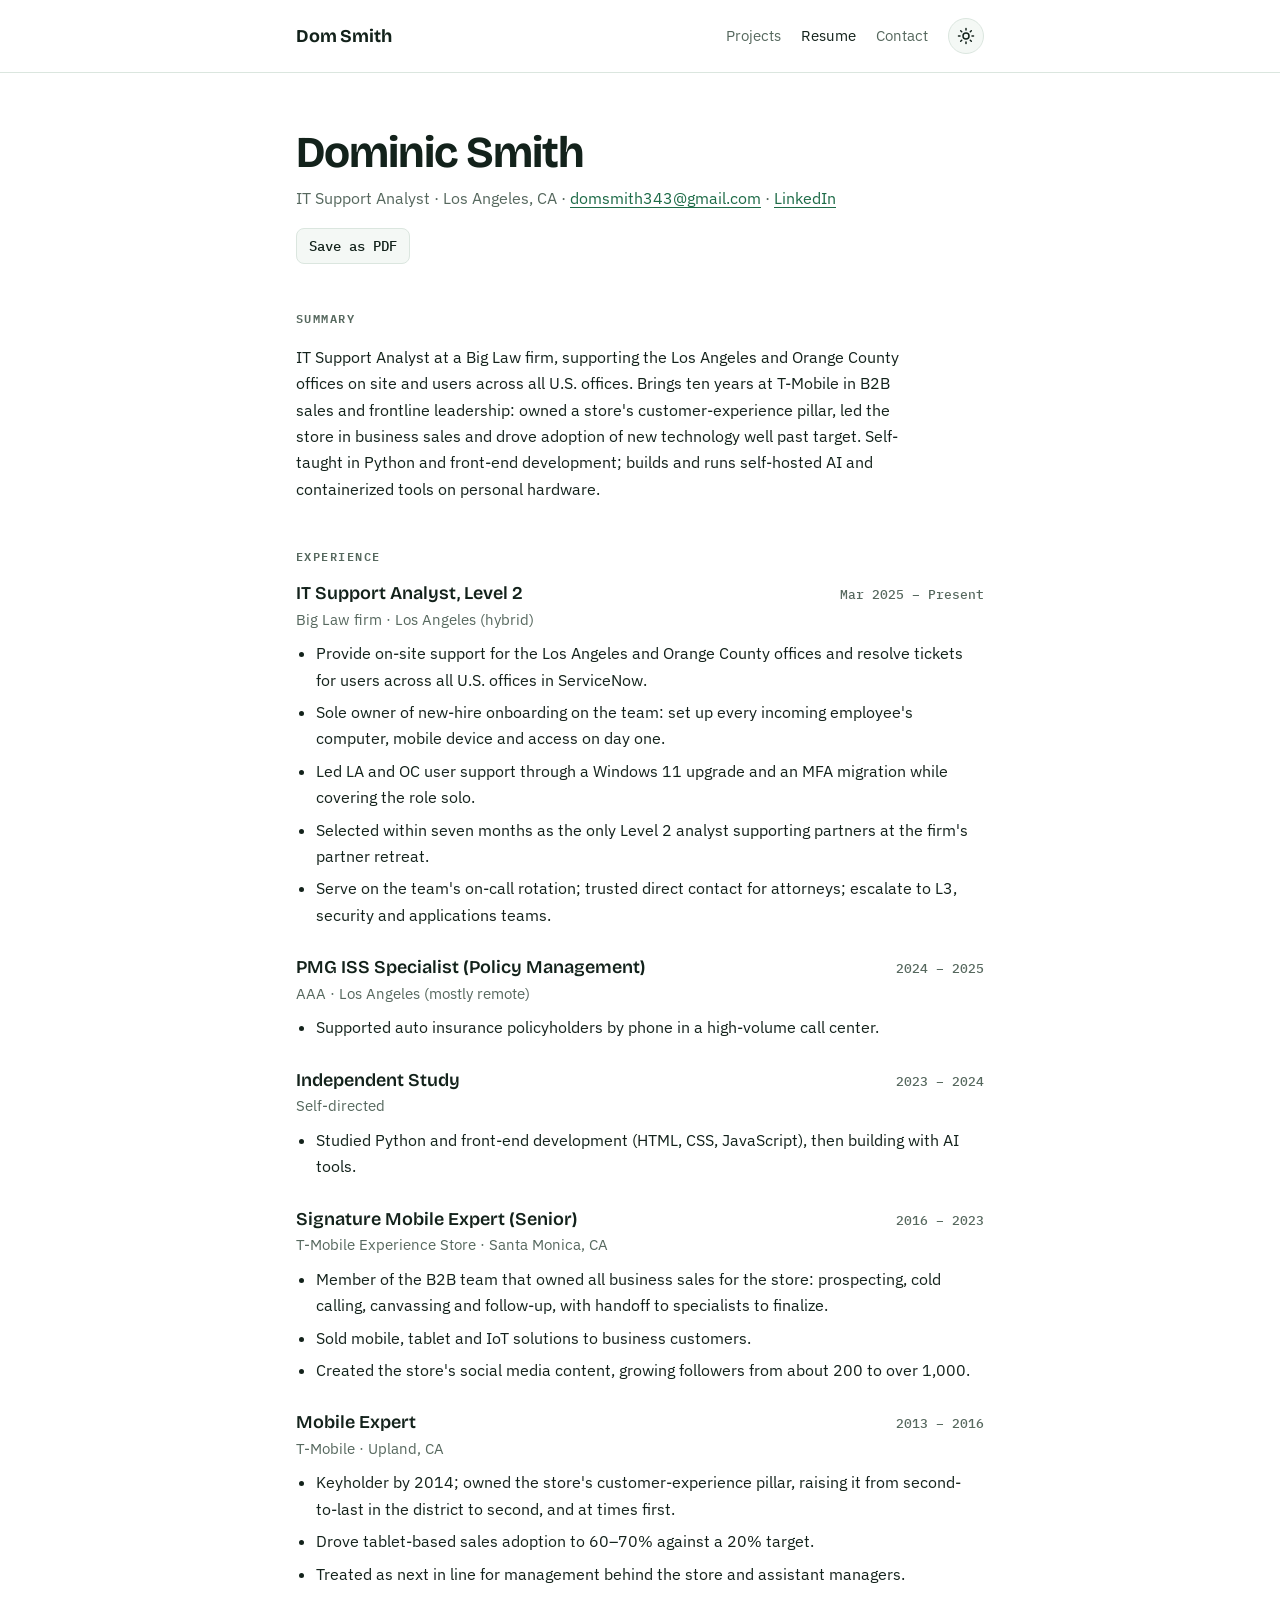
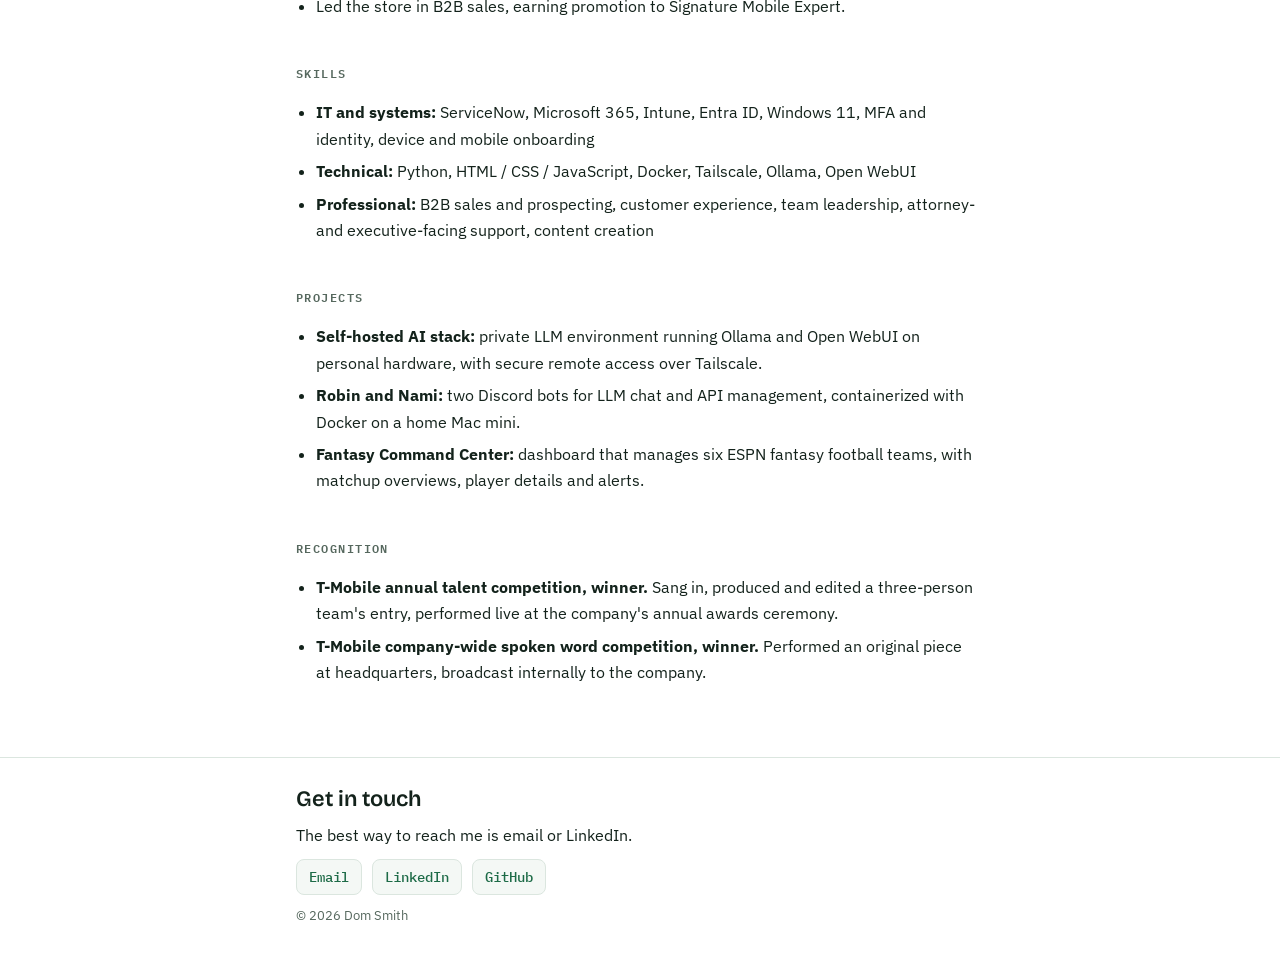
<file: resume.html>
<!doctype html>
<html lang="en">
  <head>
    <meta charset="utf-8" />
    <meta name="viewport" content="width=device-width, initial-scale=1" />
    <title>Resume · Dom Smith</title>
    <meta name="description" content="Resume of Dom Smith, IT support analyst in Los Angeles." />
    <meta name="color-scheme" content="light dark" />
    <script>
      (function () {
        var saved = null;
        try { saved = localStorage.getItem("theme"); } catch (e) {}
        var mode = saved === "dark" || saved === "light" ? saved
          : window.matchMedia("(prefers-color-scheme: dark)").matches ? "dark" : "light";
        document.documentElement.setAttribute("data-theme", mode);
      })();
    </script>
    <link rel="preconnect" href="https://fonts.googleapis.com" />
    <link rel="preconnect" href="https://fonts.gstatic.com" crossorigin />
    <link
      rel="stylesheet"
      href="https://fonts.googleapis.com/css2?family=Bricolage+Grotesque:opsz,wght@12..96,500;12..96,700&family=IBM+Plex+Sans:wght@400;500;600&family=IBM+Plex+Mono:wght@400;500&display=swap"
    />
    <link rel="stylesheet" href="styles.css" />
  </head>
  <body>
    <nav>
      <div class="wrap">
        <a class="brand" href="index.html">Dom Smith</a>
        <div class="navright">
          <div class="links">
            <a href="index.html#projects">Projects</a>
            <a href="resume.html" aria-current="page">Resume</a>
            <a href="#contact">Contact</a>
          </div>
          <button class="theme-toggle" id="themeToggle" type="button" aria-label="Switch theme">
            <svg class="sun" viewBox="0 0 24 24" fill="none" stroke="currentColor" stroke-width="2" stroke-linecap="round" aria-hidden="true"><circle cx="12" cy="12" r="4" /><path d="M12 2v2M12 20v2M4.9 4.9l1.4 1.4M17.7 17.7l1.4 1.4M2 12h2M20 12h2M4.9 19.1l1.4-1.4M17.7 6.3l1.4-1.4" /></svg>
            <svg class="moon" viewBox="0 0 24 24" fill="none" stroke="currentColor" stroke-width="2" stroke-linecap="round" stroke-linejoin="round" aria-hidden="true"><path d="M21 12.8A9 9 0 1 1 11.2 3a7 7 0 0 0 9.8 9.8z" /></svg>
          </button>
        </div>
      </div>
    </nav>

    <main class="resume">
      <div class="wrap content">
        <header class="resume-head">
          <h1>Dominic Smith</h1>
          <p class="meta">
            IT Support Analyst · Los Angeles, CA ·
            <a href="mailto:domsmith343@gmail.com">domsmith343@gmail.com</a> ·
            <a href="https://www.linkedin.com/in/dominicsmith343/">LinkedIn</a>
          </p>
          <button class="print-btn" type="button" onclick="window.print()">Save as PDF</button>
        </header>

        <section>
          <h2>Summary</h2>
          <p>
            IT Support Analyst at a Big Law firm, supporting the Los Angeles and Orange County offices
            on site and users across all U.S. offices. Brings ten years at T-Mobile in B2B sales and
            frontline leadership: owned a store's customer-experience pillar, led the store in business
            sales and drove adoption of new technology well past target. Self-taught in Python and
            front-end development; builds and runs self-hosted AI and containerized tools on personal
            hardware.
          </p>
        </section>

        <section>
          <h2>Experience</h2>
          <div class="jobs">
            <article class="job">
              <div class="job-head"><h3>IT Support Analyst, Level 2</h3><span class="when">Mar 2025 – Present</span></div>
              <p class="where">Big Law firm · Los Angeles (hybrid)</p>
              <ul>
                <li>Provide on-site support for the Los Angeles and Orange County offices and resolve tickets for users across all U.S. offices in ServiceNow.</li>
                <li>Sole owner of new-hire onboarding on the team: set up every incoming employee's computer, mobile device and access on day one.</li>
                <li>Led LA and OC user support through a Windows 11 upgrade and an MFA migration while covering the role solo.</li>
                <li>Selected within seven months as the only Level 2 analyst supporting partners at the firm's partner retreat.</li>
                <li>Serve on the team's on-call rotation; trusted direct contact for attorneys; escalate to L3, security and applications teams.</li>
              </ul>
            </article>
            <article class="job">
              <div class="job-head"><h3>PMG ISS Specialist (Policy Management)</h3><span class="when">2024 – 2025</span></div>
              <p class="where">AAA · Los Angeles (mostly remote)</p>
              <ul><li>Supported auto insurance policyholders by phone in a high-volume call center.</li></ul>
            </article>
            <article class="job">
              <div class="job-head"><h3>Independent Study</h3><span class="when">2023 – 2024</span></div>
              <p class="where">Self-directed</p>
              <ul><li>Studied Python and front-end development (HTML, CSS, JavaScript), then building with AI tools.</li></ul>
            </article>
            <article class="job">
              <div class="job-head"><h3>Signature Mobile Expert (Senior)</h3><span class="when">2016 – 2023</span></div>
              <p class="where">T-Mobile Experience Store · Santa Monica, CA</p>
              <ul>
                <li>Member of the B2B team that owned all business sales for the store: prospecting, cold calling, canvassing and follow-up, with handoff to specialists to finalize.</li>
                <li>Sold mobile, tablet and IoT solutions to business customers.</li>
                <li>Created the store's social media content, growing followers from about 200 to over 1,000.</li>
              </ul>
            </article>
            <article class="job">
              <div class="job-head"><h3>Mobile Expert</h3><span class="when">2013 – 2016</span></div>
              <p class="where">T-Mobile · Upland, CA</p>
              <ul>
                <li>Keyholder by 2014; owned the store's customer-experience pillar, raising it from second-to-last in the district to second, and at times first.</li>
                <li>Drove tablet-based sales adoption to 60–70% against a 20% target.</li>
                <li>Treated as next in line for management behind the store and assistant managers.</li>
                <li>Led the store in B2B sales, earning promotion to Signature Mobile Expert.</li>
              </ul>
            </article>
          </div>
        </section>

        <section>
          <h2>Skills</h2>
          <ul class="plain">
            <li><strong>IT and systems:</strong> ServiceNow, Microsoft 365, Intune, Entra ID, Windows 11, MFA and identity, device and mobile onboarding</li>
            <li><strong>Technical:</strong> Python, HTML / CSS / JavaScript, Docker, Tailscale, Ollama, Open WebUI</li>
            <li><strong>Professional:</strong> B2B sales and prospecting, customer experience, team leadership, attorney- and executive-facing support, content creation</li>
          </ul>
        </section>

        <section>
          <h2>Projects</h2>
          <ul class="plain">
            <li><strong>Self-hosted AI stack:</strong> private LLM environment running Ollama and Open WebUI on personal hardware, with secure remote access over Tailscale.</li>
            <li><strong>Robin and Nami:</strong> two Discord bots for LLM chat and API management, containerized with Docker on a home Mac mini.</li>
            <li><strong>Fantasy Command Center:</strong> dashboard that manages six ESPN fantasy football teams, with matchup overviews, player details and alerts.</li>
          </ul>
        </section>

        <section>
          <h2>Recognition</h2>
          <ul class="plain">
            <li><strong>T-Mobile annual talent competition, winner.</strong> Sang in, produced and edited a three-person team's entry, performed live at the company's annual awards ceremony.</li>
            <li><strong>T-Mobile company-wide spoken word competition, winner.</strong> Performed an original piece at headquarters, broadcast internally to the company.</li>
          </ul>
        </section>
      </div>
    </main>

    <footer id="contact">
      <div class="wrap">
        <h2>Get in touch</h2>
        <p>The best way to reach me is email or LinkedIn.</p>
        <div class="contact">
          <a href="mailto:domsmith343@gmail.com">Email</a>
          <a href="https://www.linkedin.com/in/dominicsmith343/">LinkedIn</a>
          <a href="https://github.com/domsmith343">GitHub</a>
        </div>
        <p class="fine">© 2026 Dom Smith</p>
      </div>
    </footer>

    <script src="theme.js"></script>
  </body>
</html>
</file>
<file: styles.css>
/* Colors live in tokens so the light and dark themes only swap values. */
:root {
  --bg: #ffffff;
  --surface: #f4f8f5;
  --fg: #13221b;
  --muted: #56685e;
  --line: #dbe6df;
  --accent: #1d6b47;
  --accent-soft: #e4f1ea;
  --display: "Bricolage Grotesque", "Segoe UI", system-ui, sans-serif;
  --body: "IBM Plex Sans", "Segoe UI", system-ui, sans-serif;
  --mono: "IBM Plex Mono", ui-monospace, Menlo, Consolas, monospace;
  color-scheme: light;
}
:root[data-theme="dark"] {
  --bg: #0f1c16;
  --surface: #15271f;
  --fg: #e3ece7;
  --muted: #9db2a6;
  --line: #223a2f;
  --accent: #6cc79a;
  --accent-soft: #183528;
  color-scheme: dark;
}

* { box-sizing: border-box; }
html { scroll-behavior: smooth; }
@media (prefers-reduced-motion: reduce) { html { scroll-behavior: auto; } }
body {
  margin: 0;
  background: var(--bg);
  color: var(--fg);
  font: 16px/1.65 var(--body);
  transition: background 0.2s, color 0.2s;
}
.wrap {
  max-width: 720px;
  margin: 0 auto;
  padding-left: max(16px, env(safe-area-inset-left));
  padding-right: max(16px, env(safe-area-inset-right));
}
a { color: var(--accent); text-underline-offset: 3px; }
a:focus-visible, button:focus-visible { outline: 2px solid var(--accent); outline-offset: 3px; border-radius: 4px; }

/* Nav */
nav { border-bottom: 1px solid var(--line); position: relative; z-index: 1; background: var(--bg); }
nav .wrap { display: flex; align-items: center; justify-content: space-between; gap: 16px; padding-block: 18px; flex-wrap: wrap; }
.brand { font: 700 18px var(--display); color: var(--fg); text-decoration: none; letter-spacing: -0.01em; }
.navright { display: flex; align-items: center; gap: 20px; }
.links { display: flex; gap: 20px; font-size: 15px; }
.links a { color: var(--muted); text-decoration: none; }
.links a:hover { color: var(--fg); }
.theme-toggle {
  display: inline-flex; align-items: center; justify-content: center;
  width: 36px; height: 36px; padding: 0; cursor: pointer;
  border-radius: 999px; border: 1px solid var(--line);
  background: var(--surface); color: var(--fg);
}
.theme-toggle:hover { border-color: var(--accent); color: var(--accent); }
.theme-toggle svg { width: 18px; height: 18px; }
.theme-toggle .moon { display: none; }
:root[data-theme="dark"] .theme-toggle .sun { display: none; }
:root[data-theme="dark"] .theme-toggle .moon { display: block; }

/* Hero, with the star field drawn behind the text */
.hero { position: relative; overflow: hidden; padding-block: 72px 56px; }
#stars { position: absolute; inset: 0; width: 100%; height: 100%; pointer-events: none; }
.hero .wrap { position: relative; }
.hero h1 { font: 700 clamp(36px, 7vw, 52px)/1.08 var(--display); letter-spacing: -0.02em; margin: 0 0 12px; text-wrap: balance; }
.hero p.sub { font-size: 19px; color: var(--muted); margin: 0 0 24px; max-width: 34ch; }
.hero p { max-width: 62ch; margin: 0; }

/* Sections */
.content { display: flex; flex-direction: column; gap: 56px; padding-bottom: 72px; }
section h2 { font: 600 12px var(--mono); text-transform: uppercase; letter-spacing: 0.12em; color: var(--muted); margin: 0 0 16px; }
section p { max-width: 62ch; margin: 0; }
.stack { display: flex; flex-direction: column; gap: 14px; }
.tags { display: flex; flex-wrap: wrap; gap: 8px; margin: 6px 0 0; padding: 0; list-style: none; }
.tags li, .placeholder {
  font: 500 12.5px var(--mono); color: var(--muted);
  border: 1px solid var(--line); border-radius: 999px; padding: 3px 10px;
}
.placeholder { border-style: dashed; }

.projects { display: grid; grid-template-columns: repeat(auto-fit, minmax(200px, 1fr)); gap: 14px; }
.card { background: var(--surface); border: 1px solid var(--line); border-radius: 10px; padding: 18px; display: flex; flex-direction: column; gap: 10px; min-width: 0; }
.card h3 { font: 600 18px/1.25 var(--display); margin: 0; }
.card p { font-size: 15px; color: var(--muted); margin: 0; flex: 1; }
.spec { font: 400 12.5px/1.5 var(--mono); border-top: 1px dashed var(--line); padding-top: 10px; }
.spec span { color: var(--muted); }

/* Footer */
footer { border-top: 1px solid var(--line); }
footer .wrap { padding-block: 28px 40px; display: flex; flex-direction: column; gap: 10px; }
footer h2 { font: 600 22px var(--display); margin: 0; }
footer p { margin: 0; }
.contact { display: flex; flex-wrap: wrap; gap: 10px; }
.contact a {
  font: 500 14px var(--mono); text-decoration: none;
  background: var(--surface); border: 1px solid var(--line); border-radius: 8px; padding: 8px 12px;
}
.contact a:hover { border-color: var(--accent); }
.fine { font-size: 13px; color: var(--muted); }

/* Resume page */
.links a[aria-current="page"] { color: var(--fg); }
.resume .content { padding-top: 56px; gap: 44px; }
.resume-head h1 { font: 700 clamp(32px, 6vw, 44px)/1.1 var(--display); letter-spacing: -0.02em; margin: 0 0 8px; }
.resume-head .meta { color: var(--muted); margin: 0 0 16px; }
.print-btn {
  font: 500 14px var(--mono); cursor: pointer; color: var(--fg);
  background: var(--surface); border: 1px solid var(--line); border-radius: 8px; padding: 8px 12px;
}
.print-btn:hover { border-color: var(--accent); color: var(--accent); }
.jobs { display: flex; flex-direction: column; gap: 28px; }
.job-head { display: flex; justify-content: space-between; align-items: baseline; gap: 12px; flex-wrap: wrap; }
.job h3 { font: 600 18px/1.3 var(--display); margin: 0; }
.when { font: 500 13px var(--mono); color: var(--muted); white-space: nowrap; }
.where { color: var(--muted); font-size: 15px; margin: 2px 0 8px; }
.job ul, .plain { margin: 0; padding-left: 20px; display: flex; flex-direction: column; gap: 6px; }
.job li, .plain li { max-width: 66ch; }

/* Printing the resume gives a clean one-color PDF */
@media print {
  nav, footer, .print-btn, #stars { display: none !important; }
  :root, :root[data-theme="dark"] {
    --bg: #fff; --surface: #fff; --fg: #000; --muted: #333; --line: #ccc; --accent: #000;
  }
  body { font-size: 11pt; line-height: 1.45; }
  .resume .content { padding: 0; gap: 18px; }
  .jobs { gap: 12px; }
  .job { break-inside: avoid; }
  a { text-decoration: none; }
}
</file>
